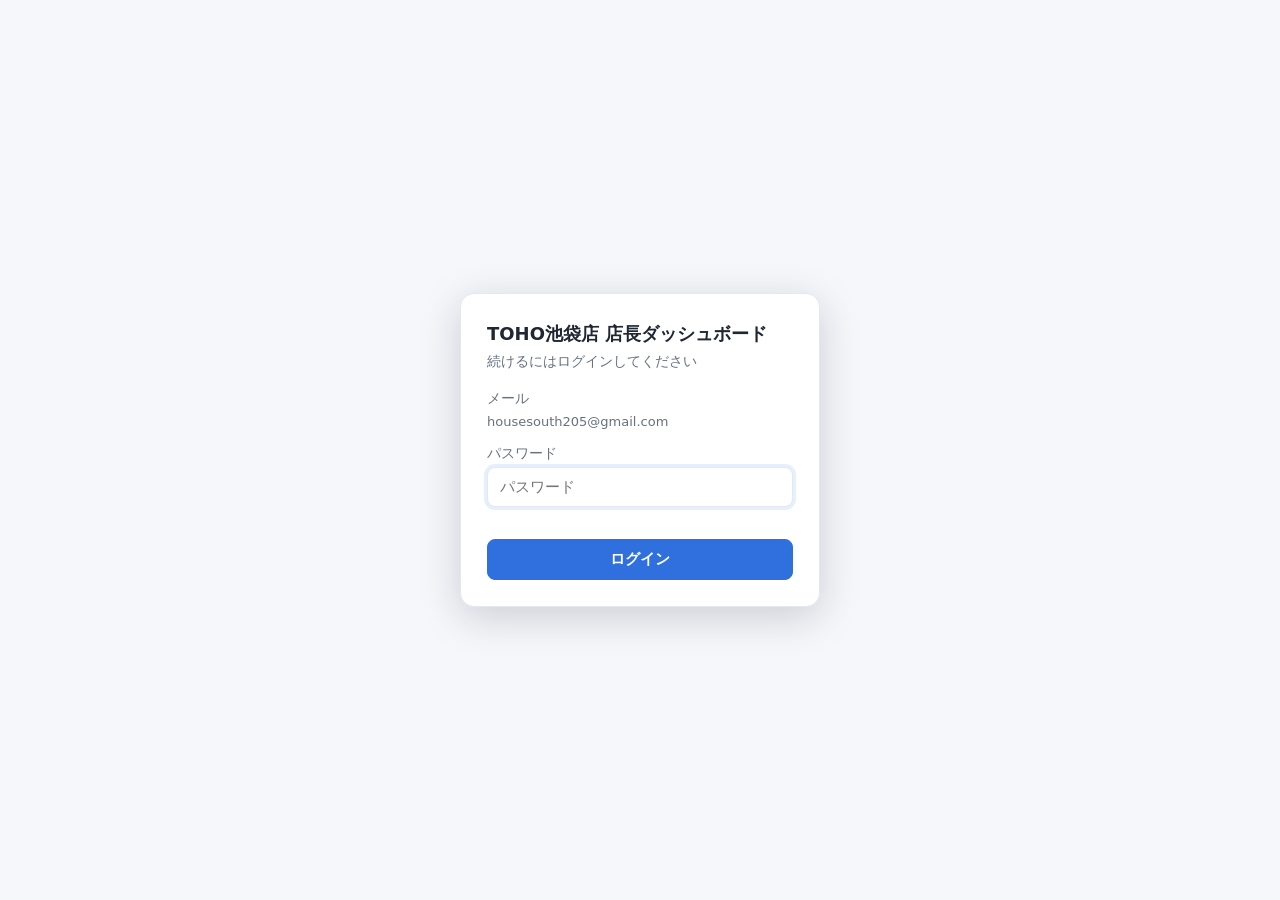
<file: index.html>
<!doctype html>
<html lang="ja">
<head>
  <meta charset="utf-8">
  <meta name="viewport" content="width=device-width, initial-scale=1">
  <title>TOHO池袋店 店長ダッシュボード</title>
  <link rel="preconnect" href="https://ohnhtordgdjzdrhaeukz.supabase.co" crossorigin>
  <link rel="stylesheet" href="assets/css/theme.css">
  <link rel="stylesheet" href="assets/css/base.css">
  <link rel="stylesheet" href="assets/css/components.css">
  <link rel="stylesheet" href="assets/css/print.css">
  <link rel="stylesheet" href="assets/css/shindai.css">
  <link rel="stylesheet" href="assets/css/meeting.css">
</head>
<body>
  <div id="app">
    <header class="appbar">
      <div class="brand">TOHO池袋店 <b>店長ダッシュボード</b></div>
      <div class="spacer"></div>
      <div class="field">
        <span>年度</span>
        <select id="fySelect"></select>
      </div>
      <div id="saveState" class="savestate">—</div>
    </header>
    <nav class="tabs" id="tabs"></nav>
    <main id="view"></main>
  </div>
  <div id="toasts"></div>
  <div id="printArea"></div>
  <script type="module" src="src/main.js"></script>
  <script>
    // 更新が端末のキャッシュに阻まれて届かないのを防ぐ（sw.js がネットワーク優先にする）。
    // updateViaCache:"none" で sw.js 自身もキャッシュ経由で取らない。
    if ("serviceWorker" in navigator && location.protocol.startsWith("http")) {
      addEventListener("load", () => navigator.serviceWorker.register("sw.js", { updateViaCache: "none" }).catch(() => {}));
    }
  </script>
</body>
</html>
</file>
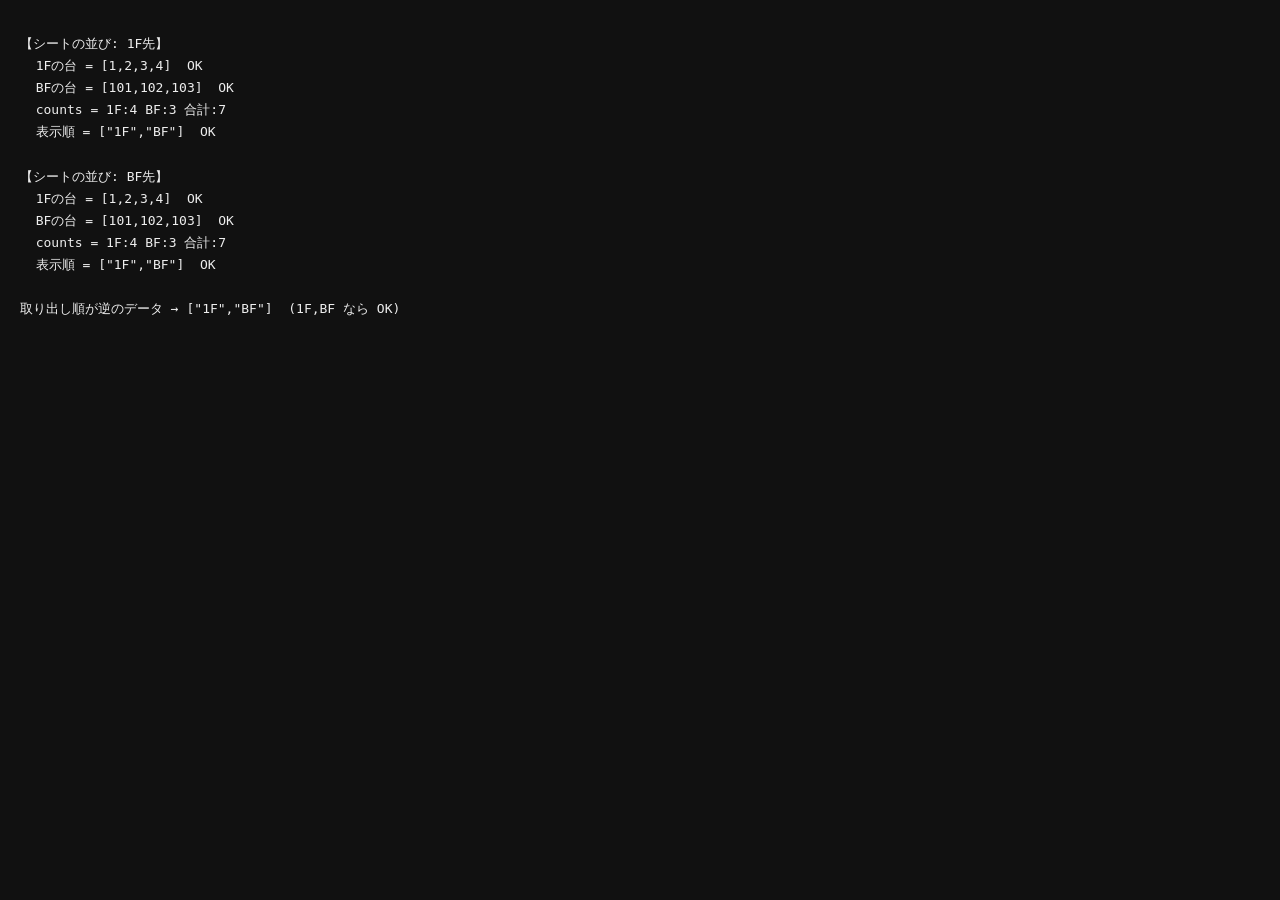
<file: island-parse-test.html>
<!doctype html>
<html lang="ja"><head><meta charset="utf-8"><title>島図パーサ 検証</title>
<style>body{font:13px/1.7 monospace;background:#111;color:#eee;padding:12px}
b{color:#7d7} .ng{color:#f88} .ok{color:#8f8}</style></head>
<body><pre id="out">実行中…</pre>
<script type="module">
import { getXLSX } from "./src/util/sheetjs.js";
import { parseIslandXlsx } from "./src/import/islandXlsx.js";
import { floorsOf } from "./src/util/floors.js";

const XLSX = await getXLSX();
const log = [];

// 島図シートを組み立てる。見出し行の下に台番を並べるだけの最小構成。
// 台番の上の行に機種名を置くと adjMachine が拾う（実物と同じ形）。
function sheetAoA(order) {
  const blk = (head, nums) => [[head], nums.map(() => "機種"), nums];
  const a = order === "1F先" ? [...blk("1Fフロア", [1,2,3,4]), ...blk("BFフロア", [101,102,103])]
                             : [...blk("BFフロア", [101,102,103]), ...blk("1Fフロア", [1,2,3,4])];
  return [...a, ["撤去台"]];
}
function book(order) {
  const wb = XLSX.utils.book_new();
  XLSX.utils.book_append_sheet(wb, XLSX.utils.aoa_to_sheet(sheetAoA(order)), "島図");
  // 設定表: 台番の右に機種名
  const setup = [[1,"機種"],[2,"機種"],[3,"機種"],[4,"機種"],[101,"機種"],[102,"機種"],[103,"機種"]];
  XLSX.utils.book_append_sheet(wb, XLSX.utils.aoa_to_sheet(setup), "設定表");
  return XLSX.write(wb, { type: "array", bookType: "xlsx" });
}

for (const order of ["1F先", "BF先"]) {
  const r = await parseIslandXlsx(book(order));
  const daiOf = (fl) => r.layout.filter((l) => l.floor === fl).map((l) => l.dai_no).sort((a,b)=>a-b);
  const okF1 = JSON.stringify(daiOf("1F")) === JSON.stringify([1,2,3,4]);
  const okBF = JSON.stringify(daiOf("BF")) === JSON.stringify([101,102,103]);
  const order2 = floorsOf(r.layout);
  const okOrd = JSON.stringify(order2) === JSON.stringify(["1F","BF"]);
  log.push(`【シートの並び: ${order}】`);
  log.push(`  1Fの台 = ${JSON.stringify(daiOf("1F"))}  ${okF1 ? "OK" : "NG ← 1〜4のはず"}`);
  log.push(`  BFの台 = ${JSON.stringify(daiOf("BF"))}  ${okBF ? "OK" : "NG ← 101〜103のはず"}`);
  log.push(`  counts = 1F:${r.counts.f1} BF:${r.counts.bf} 合計:${r.counts.total}`);
  log.push(`  表示順 = ${JSON.stringify(order2)}  ${okOrd ? "OK" : "NG ← 1F,BF のはず"}`);
  log.push("");
}
// 並び順が data の順に依存しないことも確認
log.push(`取り出し順が逆のデータ → ${JSON.stringify(floorsOf([{floor:"BF"},{floor:"1F"}]))}  (1F,BF なら OK)`);
document.getElementById("out").textContent = log.join("\n");
</script></body></html>
</file>
<file: assets/css/theme.css>
:root {
  /* 白ベース＋パステル */
  --bg: #f5f7fb;
  --panel: #ffffff;
  --panel-2: #eef2fa;
  --panel-3: #f7f9fd;
  --line: #e3e8f2;
  --fg: #1f2733;
  /* 補足の文字。以前の #8a91a3 は白地で薄く、小さい字だと読みにくかった */
  --fg-dim: #667182;

  /* 主色（青）。選択中のタブ・主ボタン・入力中の枠はこの色だけを使う */
  --primary: #2f6fde;
  --primary-hi: #4a84e8;
  --primary-bg: #e6effd;

  /* 文字の大きさはこの6つだけを使う（PCで見る前提で大きめ）。
     画面ごとに px を直書きしていた頃は約20種類あり、タブによって大きさがばらばらだった。
     例外は島図のマスの中だけ（304台を1画面に収めるため、マスの幅から計算している）。 */
  --fs-title: 24px;   /* 画面のタイトル */
  --fs-head: 17px;    /* カード・表の見出し */
  --fs-body: 16px;    /* 本文・ボタン・入力欄 */
  --fs-table: 15px;   /* 列の多い表 */
  --fs-note: 14px;    /* 補足・ラベル */
  --fs-tiny: 12px;    /* スマホで列を詰めて並べる表だけ（出玉率の1機種1行）。ほかでは使わない */
  --fs-num: 38px;     /* 要点の数字 */
  --fs-num-sub: 20px; /* 要点の数字に添える比較（計画比・前年比） */

  /* 赤は「未達・警告・消す操作」だけに使う。選択中や主ボタンに使うと警告と見分けがつかない */
  --accent: #e35d6a;
  --accent-hi: #ef7480;
  --accent-dim: #f6ccd1;
  --ok: #43b483;
  --ok-fg: #1f7f58; --ok-bg: #e3f5ec;       /* 達成のバッジ（地が淡色のときの文字色） */
  --warn-fg: #8a6200; --warn-bg: #fbf1d6;
  --bad-fg: #b3261e; --bad-bg: #fde6e8;
  --warn: #e0a52e;
  /* 当店の新台（機種分析）。赤・黄・緑・青はランクと区分で使っているので、紫にして見分ける */
  --new: #7c5cd6;
  --bad: #e35d6a;
  --blue: #6f9fe0;

  --pastel-blue: #dce8fb;
  --pastel-green: #d9f2e6;
  --pastel-yellow: #fbf2d1;
  --pastel-purple: #e9e2f8;
  --pastel-red: #fbe0e3;

  /* ヒート5段階（1pt=淡黄 → 5pt=赤） */
  --heat-1: #fdf6c2;
  --heat-2: #fce588;
  --heat-3: #f9b234;
  --heat-4: #ef6a1c;
  --heat-5: #d62828;
  --heat-minus: #9fd8ef;  /* マイナス（台粗利の赤字台） */
  --heat-zero: #ffffff;   /* 0（稼働なし・撤去台） */

  --shadow: 0 1px 3px rgba(40, 50, 80, .07), 0 1px 2px rgba(40, 50, 80, .04);
  --shadow-lg: 0 10px 30px rgba(40, 50, 80, .15);

  --radius: 10px;
  --gap: 12px;
  --maxw: 1600px;
  --font: "Segoe UI", "Hiragino Kaku Gothic ProN", "Meiryo", system-ui, sans-serif;
}
</file>
<file: assets/css/base.css>
* { box-sizing: border-box; }
html, body { height: 100%; }
body {
  margin: 0;
  background: var(--bg);
  color: var(--fg);
  font-family: var(--font);
  font-size: var(--fs-body);
  line-height: 1.5;
  /* 金額や率は桁がそろって見えるように、全画面で等幅の数字にする */
  font-variant-numeric: tabular-nums;
}
h1, h2, h3 { margin: 0 0 .4em; font-weight: 700; }
h1 { font-size: var(--fs-title); }
h2, h3 { font-size: var(--fs-head); }
a { color: var(--primary); }
button, input, select { font-family: inherit; font-size: inherit; color: inherit; }

#app { display: flex; flex-direction: column; min-height: 100vh; }

/* ---- header ---- */
.appbar {
  display: flex; align-items: center; gap: var(--gap);
  padding: 10px 18px; background: var(--panel); border-bottom: 1px solid var(--line);
  position: sticky; top: 0; z-index: 20; box-shadow: var(--shadow);
}
.appbar .brand { font-weight: 700; letter-spacing: .02em; }
.appbar .brand b { color: var(--primary); }
.appbar .spacer { flex: 1; }
.appbar .field { display: flex; align-items: center; gap: 6px; color: var(--fg-dim); }
.appbar select {
  background: var(--panel-2); border: 1px solid var(--line);
  border-radius: 6px; padding: 4px 8px;
}
.savestate { font-size: var(--fs-note); color: var(--fg-dim); min-width: 68px; text-align: right; }
.savestate.saving { color: var(--warn); }
.savestate.saved { color: var(--ok); }
.savestate.error { color: var(--bad, #e35d6a); font-weight: 700; }

/* ---- tabs ---- */
.tabs {
  display: flex; gap: 4px; padding: 6px 16px 0; background: var(--panel); border-bottom: 1px solid var(--line);
  /* タブは7つ。文字が大きいテーマだと390pxの画面に収まらず、折り返して
     「予実」が1文字ずつ縦に割れる。折り返さずに横へスクロールさせる。 */
  overflow-x: auto; scrollbar-width: none;
}
.tabs::-webkit-scrollbar { display: none; }
.tab { flex: 0 0 auto; white-space: nowrap; }
.tab {
  appearance: none; background: transparent; border: none; cursor: pointer;
  color: var(--fg-dim); padding: 9px 16px; border-radius: 8px 8px 0 0;
  border-bottom: 3px solid transparent; font-weight: 500;
}
.tab:hover { color: var(--fg); background: var(--panel-2); }
.tab.active { color: var(--primary); border-bottom-color: var(--primary); background: var(--primary-bg); font-weight: 700; }

/* ---- main ---- */
main { flex: 1; width: 100%; max-width: var(--maxw); margin: 0 auto; padding: 16px; }
.view-title { display: flex; align-items: baseline; gap: 10px; margin-bottom: 14px; }
.view-title small { color: var(--fg-dim); font-weight: 400; font-size: var(--fs-note); }

.placeholder {
  border: 2px dashed var(--line); border-radius: var(--radius);
  padding: 48px; text-align: center; color: var(--fg-dim); background: var(--panel-3);
}

@media (max-width: 1280px) {
  .stack-md { flex-direction: column !important; }
}

/* スマホ幅。見出しの横に説明を並べると、見出しが2〜3文字ごとに縦に割れて
   「デー/タ取/込」のように読めなくなっていた。見出しは1行に保ち、説明は下へ回す。
   ヘッダーの「年度」も1文字ずつ縦に割れていたので、選択欄だけを残す（中身に「年度」とある）。 */
@media (max-width: 700px) {
  .view-title { flex-wrap: wrap; row-gap: 2px; }
  .view-title h1 { white-space: nowrap; }
  .view-title small { flex-basis: 100%; }
  .appbar { padding: 8px 12px; }
  .appbar .field > span { display: none; }
  .appbar .brand { line-height: 1.3; font-size: 13px; }
}
</file>
<file: assets/css/components.css>
.card {
  background: var(--panel); border: 1px solid var(--line);
  border-radius: var(--radius); padding: 16px; box-shadow: var(--shadow);
}
.row { display: flex; gap: var(--gap); }
.col { display: flex; flex-direction: column; gap: var(--gap); }
.grow { flex: 1; }

.btn {
  appearance: none; cursor: pointer; border: 1px solid var(--line);
  background: var(--panel); color: var(--fg);
  padding: 7px 16px; border-radius: 8px;
}
.btn:hover { border-color: var(--fg-dim); }
.btn.primary { background: var(--primary); border-color: var(--primary); color: #fff; font-weight: 700; }
.btn.primary:hover { background: var(--primary-hi); border-color: var(--primary-hi); }
/* 選択中（月／年度などの切替）。主ボタンと同じ濃さだと、押す先と今の状態の区別がつかない */
.btn.on { background: var(--primary-bg); border-color: var(--primary); color: var(--primary); font-weight: 700; }
.btn.ghost { background: transparent; }
.btn.danger { color: var(--bad-fg); border-color: var(--bad); }
.btn.sm { padding: 4px 11px; font-size: var(--fs-note); }

input[type=text], input[type=number], input[type=date], select.inp {
  background: var(--panel-3); border: 1px solid var(--line);
  border-radius: 6px; padding: 6px 8px; width: 100%;
}
input:focus, select:focus { outline: none; border-color: var(--primary); box-shadow: 0 0 0 3px var(--primary-bg); }
/* 数値入力の上下スピナーを非表示 */
input[type=number]::-webkit-inner-spin-button,
input[type=number]::-webkit-outer-spin-button { -webkit-appearance: none; margin: 0; }
input[type=number] { -moz-appearance: textfield; appearance: textfield; }
label.lbl { font-size: var(--fs-note); color: var(--fg-dim); display: block; margin-bottom: 3px; }

table.grid { width: 100%; border-collapse: collapse; font-size: var(--fs-table); }
table.grid th { font-size: var(--fs-note); }
table.grid th, table.grid td { border: 1px solid var(--line); padding: 7px 9px; text-align: right; }
table.grid th { background: var(--panel-2); color: var(--fg-dim); font-weight: 600; position: sticky; top: 0; }
table.grid td.txt, table.grid th.txt { text-align: left; }
table.grid tbody tr:nth-child(even) td { background: var(--panel-3); }
table.grid tbody tr:hover td { background: var(--pastel-blue); }

/* 列の多い表はスマホだと画面幅に収まらない。ページごと横に伸びるとグラフと
   幅が合わなくなるので、表の中だけ横スクロールさせる。 */
/* 1文字しか入らない列（日・曜）。table は width:100% なので、指定しないと
   余った幅が全列に均等に配られ、「日」の1文字だけで100px以上使ってしまう。
   width:1% と nowrap を組み合わせると中身の幅まで縮む。 */
table.grid th.col-min, table.grid td.col-min { width: 1%; white-space: nowrap; }

.table-wrap { overflow-x: auto; -webkit-overflow-scrolling: touch; max-width: 100%; }
/* 狭い画面では表が最小幅まで潰れ、機種名が1文字ずつ折り返されて読めなくなる。
   本来の幅で組んでから横スクロールさせる（広い画面は今までどおり100%で収める）。 */
/* スマホの機種分析など、拡大して読む前提の表。余白と見出しを詰めて
   1行の高さを抑える（既定のままだと行が無駄に高く、1画面に入る台数が減る）。 */
@media (max-width: 700px) {
  table.grid.compact th, table.grid.compact td { padding: 3px 5px; }
  table.grid.compact th { font-size: 12px; }
}

@media (max-width: 900px) {
  .table-wrap > table.grid { min-width: max-content; }
  /* iOSは触るまでスクロールバーが出ないため、右が切れているだけに見えてしまう。
     常時表示にして「横に動かせる」ことを分かるようにする。 */
  .table-wrap { scrollbar-width: thin; padding-bottom: 2px; }
  .table-wrap::-webkit-scrollbar { -webkit-appearance: none; height: 7px; }
  .table-wrap::-webkit-scrollbar-track { background: var(--panel-2); border-radius: 4px; }
  .table-wrap::-webkit-scrollbar-thumb { background: var(--fg-dim); border-radius: 4px; }
}

.badge { display: inline-block; padding: 2px 10px; border-radius: 999px; font-size: var(--fs-note); font-weight: 600; border: 1px solid transparent; }
.badge.s { color: #3f6bb0; background: var(--pastel-blue); }
.badge.p { color: #c14b58; background: var(--pastel-red); }

/* ---- toast ---- */
#toasts { position: fixed; right: 16px; bottom: 16px; display: flex; flex-direction: column; gap: 8px; z-index: 50; }
.toast {
  background: var(--panel); border: 1px solid var(--line); border-left: 3px solid var(--primary);
  border-radius: 8px; padding: 10px 14px; min-width: 220px; box-shadow: var(--shadow-lg);
}
.toast.ok { border-left-color: var(--ok); }
.toast.err { border-left-color: var(--bad); }

/* ---- modal ---- */
.modal-bg {
  position: fixed; inset: 0; background: #000a; display: flex;
  align-items: center; justify-content: center; z-index: 40; padding: 24px;
}
.modal {
  background: var(--panel); border: 1px solid var(--line); border-radius: var(--radius);
  max-width: 720px; width: 100%; max-height: 88vh; overflow: auto; padding: 20px; box-shadow: var(--shadow-lg);
}
.modal h2 { display: flex; align-items: center; }
.modal .close { margin-left: auto; }

.hint { color: var(--fg-dim); font-size: var(--fs-note); }
.mono { font-variant-numeric: tabular-nums; }

/* 予実のパネル部品。大きさは theme.css の --fs-* だけを使う（画面ごとに直書きしない） */
.panel-title { font-weight: 700; font-size: var(--fs-head); margin-bottom: 8px; }
.mini-title { font-weight: 700; font-size: var(--fs-note); margin-bottom: 1px; }
.kpi-item { flex: 1 1 152px; min-width: 152px; }
.kpi-item.sm { flex: 1 1 138px; min-width: 138px; }
.kpi-value { font-size: 24px; font-weight: 700; margin-top: 2px; white-space: nowrap; }
.kpi-value.sm { font-size: var(--fs-num-sub); }
.stat-value, .stat-value.lg { font-size: var(--fs-body); }
.hint.xs { font-size: var(--fs-note); }
.chart-legend { display: flex; gap: 14px; margin-top: 6px; font-size: var(--fs-note); color: var(--fg-dim); }

/* 予実タブ：グラフどうし・表どうしを左右に並べる（広い画面だけ。狭いと上下に積む） */
.yj-pair { display: grid; grid-template-columns: minmax(0, 1fr); gap: 12px; margin-top: 12px; align-items: stretch; }
@media (min-width: 1100px) { .yj-pair { grid-template-columns: minmax(0, 1fr) minmax(0, 1fr); } }
.yj-pair .col { gap: 6px; }
.yj-pair h2 { margin: 0; }
/* 並べた表は余白を詰めて、半分の幅でも横スクロールなしで収める */
.yj-tables table.grid th, .yj-tables table.grid td { padding: 6px 10px; white-space: nowrap; }
.yj-tables table.grid th { white-space: normal; line-height: 1.3; }
.yj-tables .hint { margin: 2px 0 0; }

/* 日別の実績：合計の数字を左に縦並び、グラフを右に（広い画面だけ） */
.yj-side { display: grid; grid-template-columns: minmax(0, 1fr); gap: 12px; align-items: stretch; }
@media (min-width: 1100px) { .yj-side { grid-template-columns: minmax(300px, 1fr) minmax(0, 2.4fr); } }
.yj-totals { display: flex; flex-direction: column; gap: 4px; }
.yj-total { padding: 6px 8px; border-radius: 6px; }
.yj-total-v { font-size: var(--fs-num-sub); font-weight: 700; white-space: nowrap; line-height: 1.3; }
.yj-total-s { display: flex; gap: 10px; font-size: var(--fs-note); white-space: nowrap; }

/* タブ直下の行：左に鮮度表示、右にそのタブの取込ボタン */
/* 折り返したとき取込ボタンの行が画面の左端に貼りつかないよう、左にも余白を取る */
.subbar { display: flex; align-items: center; flex-wrap: wrap; gap: 6px; padding: 0 12px 0 0; }
#quickImport { padding-left: 12px; }
.subbar-fresh { flex: 1 1 auto; min-width: 0; }
#quickImport { gap: 6px; align-items: center; flex-wrap: wrap; }

/* 左右に並べた枠は下端をそろえる。片方だけ短いと、下に半端な空きができて雑に見える。
   列（.col）の中に枠が縦に積まれている場合は、いちばん下の枠を伸ばして高さを合わせる。 */
.eq-cols { align-items: stretch !important; }
.eq-cols > .col > :last-child,
.yj-pair > .col > :last-child,
.yj-side > .col > :last-child { flex: 1 1 auto; }
.yj-tables > .col > .table-wrap { flex: 0 0 auto; }

/* 島図・設定：設定ボタンは数字だけの細いボタン、説明文は小さく */
.sim-setbtn { width: 40px; height: 30px; padding: 0; flex: none; font-size: 15px; line-height: 1; text-align: center; }
.sim-note { font-size: var(--fs-note); }

/* グラフの見出し・凡例は1行に（折り返すと見出しの帯が2段になって場所を取る） */
.chart-head { flex-wrap: nowrap !important; }
.chart-head > .hint { white-space: nowrap; overflow: hidden; text-overflow: ellipsis; min-width: 0; }
.chart-head .chart-legend { white-space: nowrap; flex: none; }
/* 日別の実績の合計：見出しは1行 */
.yj-total-head { display: flex; align-items: baseline; gap: 8px; margin-bottom: 6px; white-space: nowrap; overflow: hidden; }
.yj-total-head b { font-size: var(--fs-head); flex: none; }
.yj-total-head .hint { overflow: hidden; text-overflow: ellipsis; min-width: 0; }

/* ---------- 要点の数字（各タブのいちばん上に並べる枠） ---------- */
/* ラベルは小さく薄く、数字は大きく濃く。比較（計画比・前年比）は数字のすぐ下に、読める大きさで */
.kpis { display: grid; grid-template-columns: repeat(auto-fit, minmax(270px, 1fr)); gap: 12px; }
.kpi { padding: 12px 16px; }
.kpi .kpi-lbl { font-size: var(--fs-note); color: var(--fg-dim); }
.kpi .kpi-num { font-size: var(--fs-num); font-weight: 700; line-height: 1.15; letter-spacing: -.01em; white-space: nowrap; }
.kpi .kpi-cmp { display: flex; gap: 6px 18px; flex-wrap: wrap; margin-top: 6px; color: var(--fg-dim); align-items: baseline; }
.kpi .kpi-cmp b { font-size: var(--fs-num-sub); color: var(--fg); white-space: nowrap; }
.up { color: #1f9d70 !important; }
.down { color: #c8323f !important; }
/* 狭い画面では 38px の金額が枠からはみ出すので一段下げる */
@media (max-width: 700px) { .kpi .kpi-num { font-size: 28px; } .kpi .kpi-cmp b { font-size: var(--fs-head); } }

/* 達成のバッジ（緑＝100%以上／黄＝90%以上／赤＝未満）。表でも枠でも同じ見た目にする */
.rate { display: inline-block; min-width: 76px; text-align: center; border-radius: 6px; padding: 2px 10px; font-weight: 700; white-space: nowrap; }
.rate.ok { background: var(--ok-bg); color: var(--ok-fg); }
.rate.warn { background: var(--warn-bg); color: var(--warn-fg); }
.rate.bad { background: var(--bad-bg); color: var(--bad-fg); }
.rate.none { color: var(--fg-dim); }

/* ---------- 進み具合のバー（店全体で1本。区分を色でつなぐ） ---------- */
.prog { padding: 14px 16px; }
.prog-head { display: flex; align-items: center; gap: 12px; flex-wrap: wrap; margin-bottom: 4px; }
.prog-head h2 { margin: 0; }
.prog-legend { display: flex; gap: 6px 16px; flex-wrap: wrap; margin-left: auto; font-size: var(--fs-note); color: var(--fg-dim); }
.prog-legend i { display: inline-block; width: 13px; height: 13px; border-radius: 3px; margin-right: 5px; vertical-align: -1px; }
.prog-track { position: relative; padding-top: 24px; }
.prog-bar { display: flex; height: 44px; border-radius: 8px; overflow: hidden; background: #e6ebf3; }
.prog-bar span { display: flex; align-items: center; justify-content: center; color: #fff; font-size: var(--fs-head); font-weight: 700; white-space: nowrap; overflow: hidden; min-width: 0; }
.prog-bar span.rest { flex: 1; color: var(--fg-dim); font-weight: 400; }
.prog-mark { position: absolute; top: 18px; bottom: -6px; width: 3px; background: var(--fg); transform: translateX(-1px); }
.prog-mark::after { content: attr(data-label); position: absolute; top: -21px; left: 50%; transform: translateX(-50%); font-size: 13px; color: var(--fg-dim); white-space: nowrap; }
.prog-scale { display: flex; justify-content: space-between; gap: 12px; font-size: var(--fs-note); color: var(--fg-dim); margin-top: 6px; }
.prog-scale b { color: var(--fg); font-size: 18px; }
.prog-secs { display: grid; grid-template-columns: repeat(auto-fit, minmax(300px, 1fr)); gap: 10px 12px; margin-top: 12px; }
.prog-sec { border-left: 5px solid; padding: 2px 0 2px 12px; display: flex; align-items: baseline; gap: 10px; flex-wrap: wrap; }
.prog-sec b { font-size: 24px; white-space: nowrap; }
.prog-sec .of { color: var(--fg-dim); white-space: nowrap; }

/* ---------- 要約の表（列が少なく、数字を大きく読ませる表） ---------- */
table.sum { width: 100%; border-collapse: collapse; font-size: 18px; }
table.sum th { font-size: var(--fs-note); color: var(--fg-dim); font-weight: 600; text-align: right; padding: 8px 16px; border-bottom: 1px solid var(--line); background: var(--panel-3); white-space: nowrap; }
table.sum td { padding: 9px 16px; text-align: right; border-bottom: 1px solid var(--line); white-space: nowrap; }
table.sum th:first-child, table.sum td:first-child { text-align: left; }
table.sum tr.tot td { font-weight: 700; border-top: 2px solid #c9d2df; border-bottom: none; font-size: 19px; }
/* いちばん見る列（実績粗利）だけ薄く色を敷く。横に長い表で目が迷わないように */
table.sum .hl { background: #f3faf7; }
table.sum th.hl { background: #eaf6f0; }
@media (max-width: 900px) { table.sum { font-size: var(--fs-body); } table.sum th, table.sum td { padding: 7px 10px; } }

/* タイトルの行に操作ボタンを並べる（タイトル左・操作右） */
.view-head { display: flex; align-items: center; gap: 8px 12px; flex-wrap: wrap; margin-bottom: 14px; }
.view-head h1 { margin: 0; }
.view-head .sub { color: var(--fg-dim); font-size: var(--fs-note); }
.view-head .ops { margin-left: auto; display: flex; gap: 8px; flex-wrap: wrap; align-items: center; }
.view-head select.inp { width: auto; padding: 7px 10px; border-radius: 8px; background: var(--panel); }

/* スマホ幅では凡例を見出しの下へ回して折り返す。文字を大きくしたぶん、1行に置くと画面からはみ出す */
@media (max-width: 700px) {
  .chart-head { flex-wrap: wrap !important; }
  .chart-head .chart-legend { white-space: normal; flex: 1 1 100%; flex-wrap: wrap; gap: 4px 12px; }
  .view-head .ops { margin-left: 0; }
}

/* 区分の目印：色の四角に数字（20・5・2）。色はバー・グラフの区分色と同じ */
.sec-chip { display: inline-flex; align-items: center; justify-content: center; min-width: 30px; height: 26px; padding: 0 5px;
  border-radius: 6px; color: #fff; font-weight: 700; font-size: var(--fs-note); line-height: 1; vertical-align: middle; flex: none; }
.prog-legend .sec-chip { min-width: 24px; height: 20px; font-size: 12px; margin-right: 4px; }
/* 要点の枠の区分別（粗利率）。主役の数字より控えめに */
.kpi-secs { display: flex; gap: 6px 16px; flex-wrap: wrap; margin-top: 8px; padding-top: 8px; border-top: 1px dashed var(--line); }
.kpi-secs > span { display: inline-flex; align-items: center; gap: 6px; }
.kpi-secs b { font-size: var(--fs-head); }
/* 「残り◯万」の「残り」と、後ろに添える着地見込み */
.kpi .kpi-pre { font-size: var(--fs-head); font-weight: 700; color: var(--fg-dim); margin-right: 6px; }
.kpi .kpi-post { font-size: var(--fs-note); font-weight: 400; color: var(--fg-dim); margin-left: 14px; letter-spacing: 0; white-space: nowrap; display: inline-block; }
.kpi .kpi-post b { font-size: var(--fs-num-sub); color: var(--fg); }
.kpi.goal .kpi-num { white-space: normal; }
/* 計画までの枠は「残り」と着地見込みを1行に並べるので、金額を一段小さくする（折り返すと2行に割れて読みにくい） */
.kpi.goal .kpi-num { font-size: 32px; }
.kpi.goal .kpi-post { margin-left: 10px; }
.kpi.goal .kpi-post b { font-size: var(--fs-head); }

/* ---------- 機種分析の表 ---------- */
/* ヒートの色は角を丸めた箱に塗り、箱どうしに少し隙間を空ける。区分の四角は箱と同じ高さの正方形 */
table.grid.an-table { border-collapse: separate; border-spacing: 0 3px; }
table.grid.an-table th, table.grid.an-table td { border: none; }
table.grid.an-table th { border-bottom: 1px solid var(--line); }
table.grid.an-table tbody tr:nth-child(even) td { background: transparent; }
/* 1行おきの帯と、カーソルを乗せた行の青。帯は行の両端を丸めて1本の帯に見せる */
table.grid.an-table tbody tr.z td { background: #eef2f8; }
table.grid.an-table tbody tr:not(.an-group):hover td { background: var(--primary-bg); }
table.grid.an-table tbody tr:not(.an-group) td:first-child { border-radius: 6px 0 0 6px; }
table.grid.an-table tbody tr:not(.an-group) td:last-child { border-radius: 0 6px 6px 0; }
table.grid.an-table td.an-heat { padding: 0 2px; }
table.grid.an-table td { padding-top: 0; padding-bottom: 0; }
table.grid.an-table td.an-heat > span { display: block; height: 26px; line-height: 26px; padding: 0 8px; border-radius: 6px; white-space: nowrap; }
/* 区分の四角は数字（アウト）側に寄せる。機種名と数字の間が空くので、目印を数字のすぐ左に置く */
table.grid.an-table td.an-sec { padding: 0 6px 0 4px; text-align: right; }
.an-sec-sq { display: inline-flex; align-items: center; justify-content: center; width: 26px; height: 26px; border-radius: 6px;
  color: #fff; font-weight: 700; font-size: var(--fs-note); vertical-align: middle; }
table.grid.an-table td.an-rank { padding: 0 4px; text-align: center; }
.an-rank-box { display: inline-flex; align-items: center; justify-content: center; width: 30px; height: 26px; border: 2px solid; border-radius: 6px;
  font-weight: 800; font-size: 17px; line-height: 1; background: var(--panel); }
@media (max-width: 700px) {
  table.grid.an-table td.an-heat > span { height: 26px; line-height: 26px; padding: 0 5px; }
  .an-sec-sq { width: 26px; height: 26px; }
  .an-rank-box { width: 28px; height: 26px; font-size: 16px; }
}
/* 全区分・機種平均でレートが変わる所の見出し行。上に太い線を引いて区切る */
table.grid.an-table tr.an-group td { padding: 10px 0 4px; background: transparent !important; }
table.grid.an-table tr.an-group:first-child td { padding-top: 2px; }
.an-group-in { display: flex; align-items: center; gap: 8px; border-top: 3px solid; padding-top: 6px; font-size: var(--fs-head); }

/* 出玉率管理: 畳める枠（出玉率表・埋め方）。閉じていても見出しの横に今の様子を一言出す */
.po-fold { margin: 8px 0; padding: 0; border-left: 4px solid var(--primary); font-size: var(--fs-body); }
.po-fold > summary { cursor: pointer; padding: 10px 12px; display: flex; gap: 10px; align-items: baseline; flex-wrap: wrap; font-size: var(--fs-head); }
.po-fold > summary .po-fold-note { font-weight: 400; }
.po-fold-body { padding: 0 12px 12px; display: flex; flex-direction: column; gap: 6px; line-height: 1.6; }

/* 出玉率管理のスマホ表示。1機種1行で、名前は2行まで折り返す。文字は小さくして機種を多く並べる */
table.po-mtable { width: 100%; table-layout: fixed; border-collapse: collapse; background: var(--panel); font-size: var(--fs-tiny); }
table.po-mtable col.po-mname { width: 92px; }
table.po-mtable col.po-mst { width: 24px; }
table.po-mtable th { font-size: var(--fs-tiny); color: var(--fg-dim); font-weight: 600; padding: 4px 1px; text-align: right; border-bottom: 1px solid var(--line); }
table.po-mtable th.txt { text-align: left; }
table.po-mtable td { padding: 3px 1px; border-bottom: 1px solid var(--line); vertical-align: middle; }
table.po-mtable tbody tr:nth-child(even) td { background: #f8fafc; }
.po-mname-in { line-height: 1.25; word-break: break-all; display: -webkit-box; -webkit-line-clamp: 2; -webkit-box-orient: vertical; overflow: hidden; }
table.po-mtable input { width: 100%; min-width: 0; box-sizing: border-box; padding: 4px 1px; font-size: var(--fs-tiny); text-align: right; letter-spacing: -.02em; border-radius: 4px; }
table.po-mtable td.none input { background: var(--panel-2); }
table.po-mtable td.po-mst { font-size: var(--fs-tiny); text-align: center; font-weight: 700; padding: 0; }

/* summary を flex にすると開閉の三角が消えるので、自前で付ける */
.po-fold > summary { list-style: none; }
.po-fold > summary::-webkit-details-marker { display: none; }
.po-fold > summary::before { content: "▸"; color: var(--fg-dim); width: 1em; }
.po-fold[open] > summary::before { content: "▾"; }

/* 機種分析の新台。名前の前の札・後ろの導入日・導入の列。印刷でも色が出るよう塗りは札だけ */
.an-new { display: inline-block; background: var(--new); color: #fff; font-weight: 700; border-radius: 4px;
  padding: 0 6px; margin-right: 6px; font-size: var(--fs-note); line-height: 1.5; vertical-align: 1px; }
.an-new.an-new-lg { font-size: var(--fs-body); padding: 0 8px; margin-right: 0; }
.an-new-date { color: var(--new); font-size: var(--fs-note); margin-left: 8px; }
table.grid.an-table td.an-new-days { color: var(--new); font-weight: 700; }
.an-new-note { color: var(--new); margin: -4px 0 10px; }

/* 景品タブ。見出しは区切りとして少し大きく、凡例・表の色の点は四角の小さな印 */
.pz-h { font-size: var(--fs-head); margin: 4px 0 8px; }
.pz-dot { display: inline-block; width: 10px; height: 10px; border-radius: 2px; margin-right: 6px; vertical-align: 0; }

/* 予実タブ上の「月計画表の自動取込」の1行。狭い画面では折り返す */
.pa-bar { display: flex; align-items: center; gap: 8px 12px; flex-wrap: wrap; padding: 8px 12px; margin-bottom: 12px; }
.pa-bar .pa-file { max-width: 260px; overflow: hidden; text-overflow: ellipsis; white-space: nowrap; }
.pa-bar .pa-seg { display: inline-flex; gap: 4px; }
</file>
<file: assets/css/print.css>
@media print {
  /* #app は min-height:100vh を持つので display:none で丸ごと隠す（空白ページ防止） */
  #app, #toasts { display: none !important; }
  body { background: #fff; }
  #printArea { display: block; }
  #printArea, #printArea * { -webkit-print-color-adjust: exact; print-color-adjust: exact; }
  #printArea h3 { margin: 0 0 6px; font-size: 14px; color: #000; }
  #printArea .page-break { break-before: page; }
  #printArea .floor { break-inside: avoid; }
  #printArea table { width: 100%; border-collapse: collapse; font-size: 11px; color: #000; }
  #printArea th, #printArea td { border: 1px solid #999; padding: 3px 5px; }
}
#printArea { display: none; }
</file>
<file: assets/css/shindai.css>
/* 新台タブ */
/* 新台を目立たせる緑の地と、その上の文字。
   通常テーマの --ok（明るい緑）に白文字だと薄く、ドラクエ風は蛍光緑に白文字で数字が読めなかった。
   通常は深緑に白、ドラクエ風は蛍光緑に黒にする。 */
:root { --sd-hl-bg: #1f9d70; --sd-hl-fg: #fff; }
.sd-bar { display: flex; align-items: center; gap: 6px; flex-wrap: wrap; margin-bottom: 12px; }
.sd-row { display: flex; align-items: center; gap: 8px; margin-bottom: 10px; flex-wrap: wrap; }
.sd-wrap { flex-wrap: wrap; gap: 5px; }
.sd-seg { appearance: none; cursor: pointer; border: 1px solid var(--line); background: var(--panel);
  color: var(--fg-dim); padding: 6px 14px; border-radius: 999px; font-weight: 600; }
.sd-seg:hover { color: var(--fg); }
/* 選択中の地は文字色、文字は地の色で反転させる。#fff 固定だとドラクエ風（文字色が白）で白地に白になる */
.sd-seg.on { background: var(--fg); border-color: var(--fg); color: var(--panel); }
.sd-seg.sm { padding: 3px 11px; font-size: 12px; }
.sd-search { max-width: 320px; }
.sd-right { margin-left: auto; }

.sd-tt { display: inline-block; white-space: nowrap; font-size: 10.5px; font-weight: 700; padding: 0 7px; border-radius: 999px; margin-right: 6px; vertical-align: 1px; }
.sd-tt.p { background: var(--pastel-blue); color: #3f6bb0; }
.sd-tt.s { background: var(--pastel-red); color: #c14b58; }
.sd-dot { width: 9px; height: 9px; border-radius: 50%; display: inline-block; }
.sd-dot.p { background: var(--blue); } .sd-dot.s { background: var(--accent); }

.sd-day { background: var(--panel); border: 1px solid var(--line); border-radius: var(--radius); box-shadow: var(--shadow); margin-bottom: 8px; }
.sd-day > summary { list-style: none; cursor: pointer; padding: 10px 14px; display: flex; align-items: center; gap: 10px; flex-wrap: wrap; user-select: none; }
.sd-day > summary::-webkit-details-marker { display: none; }
.sd-day > summary::before { content: "▸"; color: var(--fg-dim); transition: .15s; }
.sd-day[open] > summary::before { transform: rotate(90deg); }
.sd-day.quiet > summary { opacity: .6; }
.sd-date { font-size: 15px; font-weight: 700; }
.sd-newbadge { background: var(--sd-hl-bg); color: var(--sd-hl-fg); font-size: 12px; font-weight: 700; padding: 1px 10px; border-radius: 999px; }
.sd-daybody { padding: 0 14px 12px; }

.sd-type { display: flex; align-items: center; gap: 7px; font-weight: 700; margin: 10px 0 4px; }
.sd-type .hint { font-weight: 400; }
.sd-mrow { padding: 6px 0; border-bottom: 1px dashed var(--line); }
.sd-mrow:last-child { border-bottom: 0; }
.sd-mhd { display: flex; align-items: center; }
.sd-mhd b { font-weight: 600; }
.sd-n { margin-left: auto; font-weight: 700; white-space: nowrap; font-variant-numeric: tabular-nums; padding-left: 10px; }
.sd-n.new { color: var(--ok); } .sd-n.up { color: var(--blue); } .sd-n.rm { color: var(--bad); } .sd-n.mv { color: #8a63c9; }
.sd-chips { display: flex; flex-wrap: wrap; gap: 4px; margin: 4px 0 0 40px; }
.sd-chip { font-size: 11.5px; background: var(--panel-2); border-radius: 999px; padding: 1px 9px; }
.sd-chip b { color: var(--ok); margin-left: 4px; }
.sd-chip i { font-style: normal; color: var(--fg-dim); margin-left: 4px; }

.sd-chg { margin-top: 10px; border-top: 1px solid var(--line); padding-top: 6px; }
.sd-chg > summary { list-style: none; cursor: pointer; font-size: 12px; font-weight: 600; color: var(--fg-dim); display: flex; gap: 6px; align-items: center; flex-wrap: wrap; }
.sd-chg > summary::-webkit-details-marker { display: none; }
.sd-chg > summary::before { content: "▸"; transition: .15s; }
.sd-chg[open] > summary::before { transform: rotate(90deg); }
.sd-chgcat { margin-top: 8px; }
.sd-tag { font-size: 11px; font-weight: 700; padding: 1px 9px; border-radius: 999px; }
.sd-tag.up { background: var(--pastel-blue); color: #3f6bb0; }
.sd-tag.rm { background: var(--pastel-red); color: #c14b58; }
.sd-tag.mv { background: var(--pastel-purple); color: #6b4aa8; }
.sd-list { list-style: none; margin: 4px 0 0; padding: 0; }
.sd-list li { display: flex; gap: 10px; padding: 3px 0; border-bottom: 1px dashed var(--line); font-size: 13px; }
.sd-list li:last-child { border-bottom: 0; }
.sd-rate { font-size: 12px; font-weight: 700; color: var(--fg-dim); margin: 8px 0 2px; }

.sd-shophead { margin-bottom: 10px; padding: 10px 14px; }
.sd-tiles { display: grid; grid-template-columns: repeat(auto-fit, minmax(110px, 1fr)); gap: 8px; margin-bottom: 10px; }
.sd-tile { background: var(--panel); border: 1px solid var(--line); border-radius: var(--radius); padding: 10px 12px; box-shadow: var(--shadow); color: var(--fg-dim); }
.sd-tile small { display: block; font-weight: 600; }
.sd-tile b { font-size: 22px; color: var(--fg); margin-right: 2px; }
.sd-tile.new { background: var(--sd-hl-bg); border-color: var(--sd-hl-bg); color: var(--sd-hl-fg); }
.sd-tile.new b { color: var(--sd-hl-fg); font-size: 26px; }
.sd-tile b.up { color: var(--blue); } .sd-tile b.rm { color: var(--bad); } .sd-tile b.mv { color: #8a63c9; }
.sd-lineup { display: grid; grid-template-columns: 1fr 1fr; gap: 16px; }
@media (max-width: 800px) { .sd-lineup { grid-template-columns: 1fr; } .sd-chips { margin-left: 0; } }

.sd-next { background: var(--sd-hl-bg); color: var(--sd-hl-fg); border-radius: var(--radius); padding: 12px 16px; margin-bottom: 14px; }
.sd-next > div:first-child { display: flex; align-items: center; gap: 10px; margin-bottom: 6px; flex-wrap: wrap; }
.sd-next b { font-size: 17px; }
.sd-when { background: var(--sd-hl-fg); color: var(--sd-hl-bg); font-weight: 700; font-size: 12px; padding: 1px 10px; border-radius: 999px; }
.sd-nrow { background: var(--panel); color: var(--fg); border-radius: 8px; padding: 5px 10px; margin-top: 4px; display: flex; align-items: center; }
.sd-nrow b { font-size: 13.5px; font-weight: 600; }
.sd-month { margin: 16px 0 6px; padding-bottom: 4px; border-bottom: 2px solid var(--line); }
.sd-calday { display: flex; gap: 12px; padding: 6px 0; border-bottom: 1px dashed var(--line); }
.sd-calday.past { opacity: .6; }
.sd-calday.next { background: var(--pastel-green); border-radius: 8px; }
.sd-calcol { width: 80px; flex: none; font-weight: 700; }
.sd-calcol small { color: var(--fg-dim); margin-left: 3px; }
.sd-calcol i { display: block; font-style: normal; font-size: 10px; background: var(--panel-2); color: var(--fg-dim); border-radius: 999px; padding: 0 7px; width: fit-content; }
.sd-calcol i.nx { background: var(--sd-hl-bg); color: var(--sd-hl-fg); }

/* カレンダー：スロットとパチンコを左右の列に分ける */
.sd-calday { display: grid; grid-template-columns: 80px 1fr 1fr; gap: 12px; }
.sd-calhead { font-weight: 700; color: var(--fg-dim); border-bottom: 1px solid var(--line); }
.sd-calcell { min-width: 0; }
.sd-nlabel { font-size: 12px; font-weight: 700; margin-top: 8px; opacity: .9; }
@media (max-width: 700px) {
  .sd-calday { grid-template-columns: 64px 1fr; }
  .sd-calday .sd-calcell:nth-child(3) { grid-column: 2; }
  .sd-calhead { display: none; }
}
/* パチンコの新台札は控えめに（スロットを主役にする） */
.sd-newbadge.p { background: transparent; color: var(--fg-dim); border: 1px solid var(--line); }
/* 日付ブロックの中でスロットとパチンコの間に区切りを入れる */
.sd-daybody .sd-type ~ .sd-type { border-top: 2px solid var(--line); padding-top: 10px; }

/* 自動取得の見張り。普段は控えめに1行、止まっていたら赤い帯で目立たせる */
.sd-health { display: flex; flex-wrap: wrap; gap: 4px 6px; align-items: baseline; font-size: var(--fs-note); color: var(--fg-dim); margin: -4px 0 10px; }
.sd-health.bad { display: block; color: var(--bad-fg); background: var(--bad-bg); border: 1px solid var(--bad); border-radius: 8px; padding: 8px 12px; font-weight: 700; }
.sd-health.bad .hint { font-weight: 400; margin-top: 4px; }
</file>
<file: assets/css/meeting.css>
/* 経費タブの月次会議サマリー。会議で配る表と同じ見方（信号色・バー・所見）にそろえる */
.mt-head { padding: 12px 16px; margin-bottom: 12px; }
.mt-title { font-size: 17px; font-weight: 700; margin-bottom: 4px; }
/* 2列にするのは表が横スクロールなしで収まる幅があるときだけ。狭いと1列に積む */
.mt-grid { display: grid; grid-template-columns: minmax(0, 1fr); gap: 12px; align-items: stretch; margin-bottom: 12px; }
/* 左右の列の下端をそろえる（いちばん下の枠を伸ばす） */
.mt-grid > .mt-col > .mt-card:last-child { flex: 1 1 auto; }
@media (min-width: 1500px) { .mt-grid { grid-template-columns: minmax(0, 1fr) minmax(0, 1fr); } }
.mt-col { gap: 12px; }
.mt-card { padding: 10px 12px; margin-bottom: 12px; }
.mt-col > .mt-card { margin-bottom: 0; }
.mt-h { font-size: 14.5px; font-weight: 700; margin: 0 0 8px; padding-left: 8px; border-left: 4px solid var(--primary); }
.mt-sub { font-size: 12.5px; font-weight: 700; color: var(--fg-dim); margin: 8px 0 3px; }
/* 表は枠の中に収める（横スクロールを出さない）。数字は折り返さず、見出しだけ折り返して幅を詰める */
table.grid.mt-table th, table.grid.mt-table td { padding: 3px 6px; font-size: 12.5px; }
table.grid.mt-table td { white-space: nowrap; }
table.grid.mt-table th { white-space: normal; line-height: 1.3; }
/* ドラクエ風は表の文字・余白・折り返しを table.grid で決めているので、それより強い指定で上書きする */
/* 見出しの白帯は12px（ドット文字の原寸）。テーマ側の table.grid.compact th より強い指定で上書きする */
@media (min-width: 701px) { .mt-card .table-wrap { overflow-x: visible; } }
/* 所見を2段組みに（節の途中で段が割れないように） */
.mt-cols2 { columns: 2 440px; column-gap: 28px; }
.mt-cols2 .mt-notesec { break-inside: avoid; }
.mt-cols2 .mt-sub:first-child { margin-top: 0; }
.mt-strong { font-weight: 700; }
.mt-neg { color: var(--bad); }
.mt-total td { font-weight: 700; border-top: 2px solid var(--fg-dim); }
.mt-subtotal td { font-weight: 700; background: var(--panel-2) !important; }
.mt-group td { font-weight: 700; color: var(--fg-dim); background: var(--panel-2) !important; }

/* 信号色（売上・利益は100%以上＝緑、95〜100%＝黄、95%未満＝赤。経費は逆向き） */
.mt-ok { color: var(--ok); font-weight: 700; }
.mt-warn { color: var(--warn); font-weight: 700; }
.mt-bad { color: var(--bad); font-weight: 700; }

/* 達成バー：縦線が100%（途中経過は「今日」） */
.mt-barcell { min-width: 44px; width: 64px; }
.mt-bar { position: relative; height: 10px; background: var(--panel-2); border-radius: 5px; }
.mt-bar i { position: absolute; left: 0; top: 0; bottom: 0; border-radius: 5px; background: currentColor; }
.mt-bar b { position: absolute; top: -3px; bottom: -3px; width: 2px; background: var(--fg); }
.mt-diffbar { height: 9px; }
.mt-diffbar i { display: block; height: 100%; border-radius: 4px; background: currentColor; }

.mt-badge { font-size: 12px; padding: 1px 10px; border-radius: 999px; border: 1px solid currentColor; }
.mt-callout { display: flex; flex-wrap: wrap; gap: 6px; align-items: center; font-size: 13px; margin-bottom: 8px; }
.mt-chip { font-size: 12px; padding: 1px 9px; border-radius: 999px; border: 1px solid currentColor; }

/* 所見・改善案 */
.mt-notesec + .mt-notesec { margin-top: 4px; }
.mt-note { display: flex; gap: 8px; align-items: flex-start; padding: 5px 0; border-bottom: 1px dashed var(--line); font-size: 13px; }
.mt-note:last-child { border-bottom: 0; }
.mt-view { flex: none; min-width: 52px; text-align: center; font-size: 11.5px; font-weight: 700; padding: 1px 6px; border-radius: 6px; background: var(--panel-2); color: var(--fg-dim); }
.mt-view.v-sum { background: var(--pastel-red); color: var(--accent); }
.mt-view.v-owner { background: var(--pastel-blue); color: var(--blue); }
.mt-view.v-mgr { background: var(--pastel-green); color: var(--ok); }
.mt-view.v-cust { background: var(--pastel-purple); color: #8a63c9; }
.mt-view.v-plan { background: var(--pastel-yellow); color: var(--warn); }
.mt-comment { flex: 1; min-width: 0; line-height: 1.55; }
.mt-conf { flex: none; width: 22px; text-align: center; font-size: 11.5px; font-weight: 700; border-radius: 6px; border: 1px solid currentColor; }
.mt-conf.c-A { color: var(--ok); } .mt-conf.c-B { color: var(--blue); } .mt-conf.c-C { color: var(--warn); } .mt-conf.c-D { color: var(--fg-dim); }

.mt-trend > summary { cursor: pointer; margin: 0; }
.mt-trend[open] > summary { margin-bottom: 10px; }
</file>
